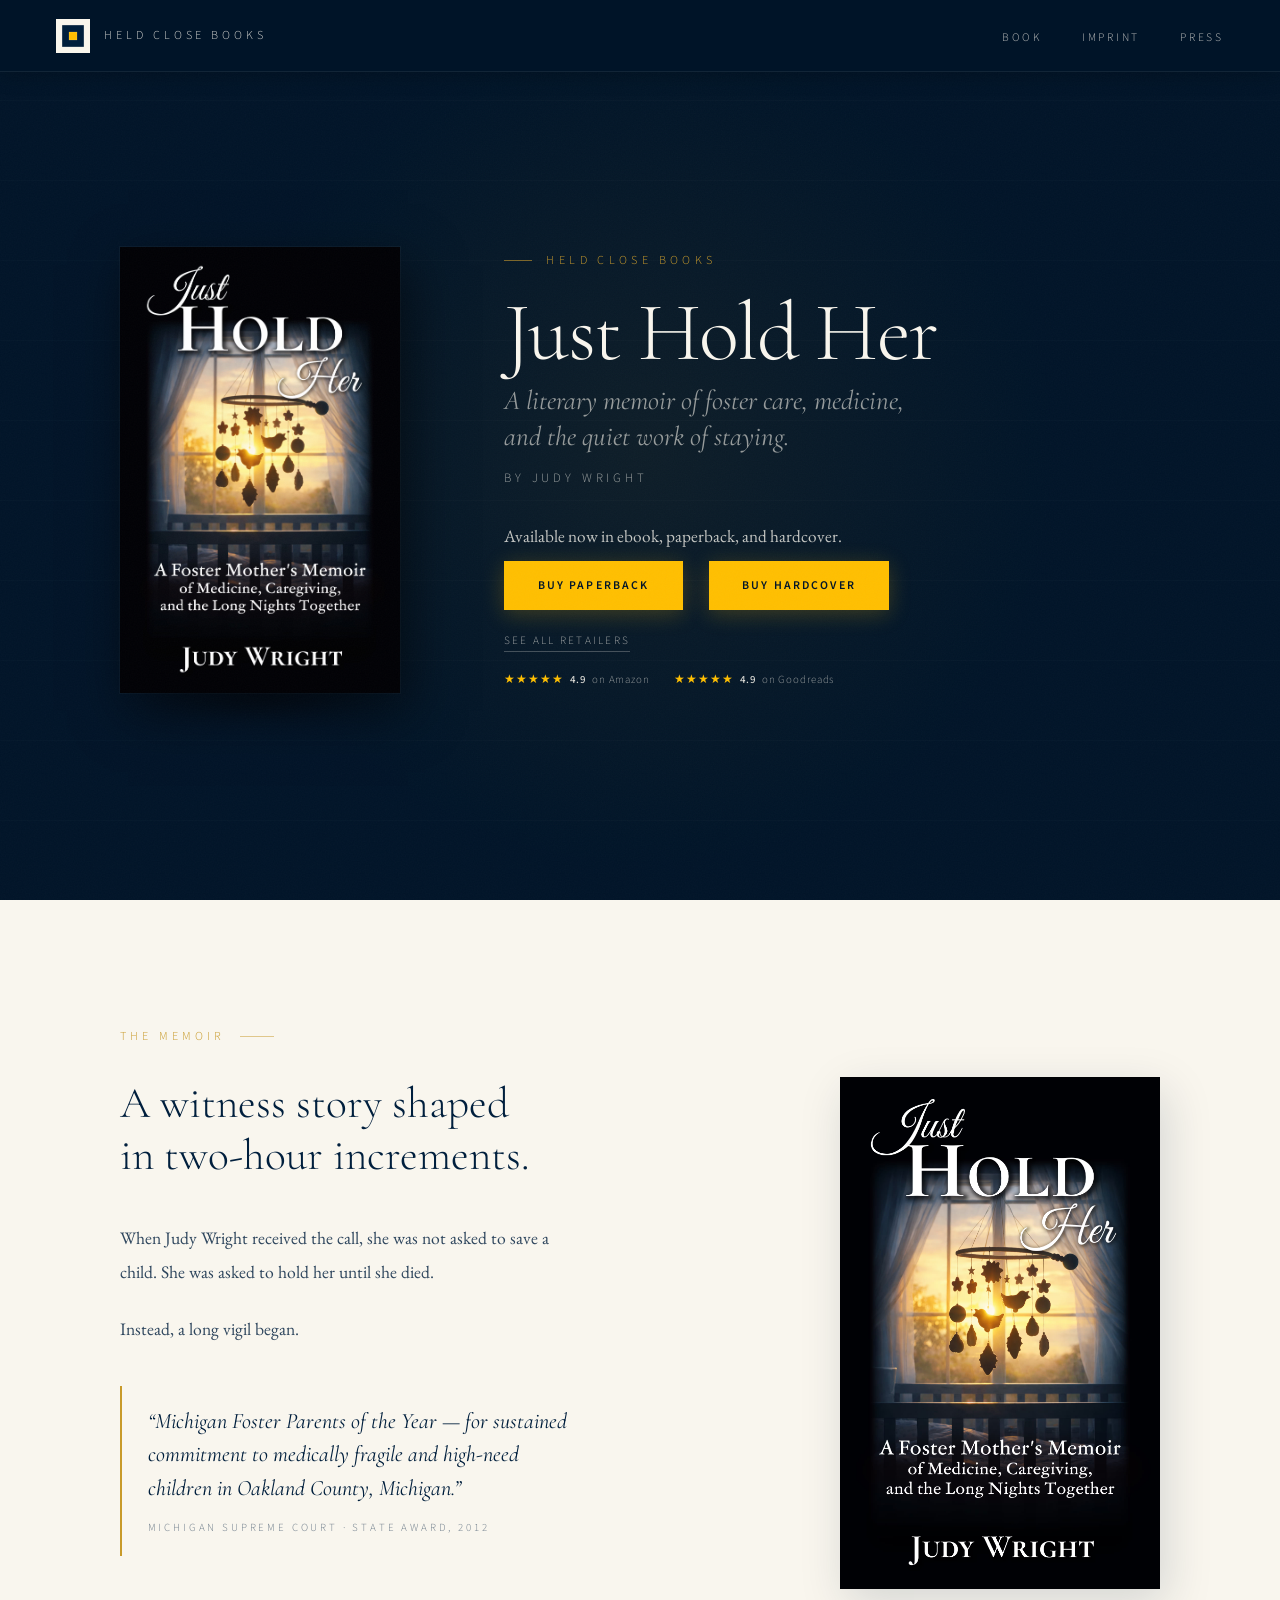
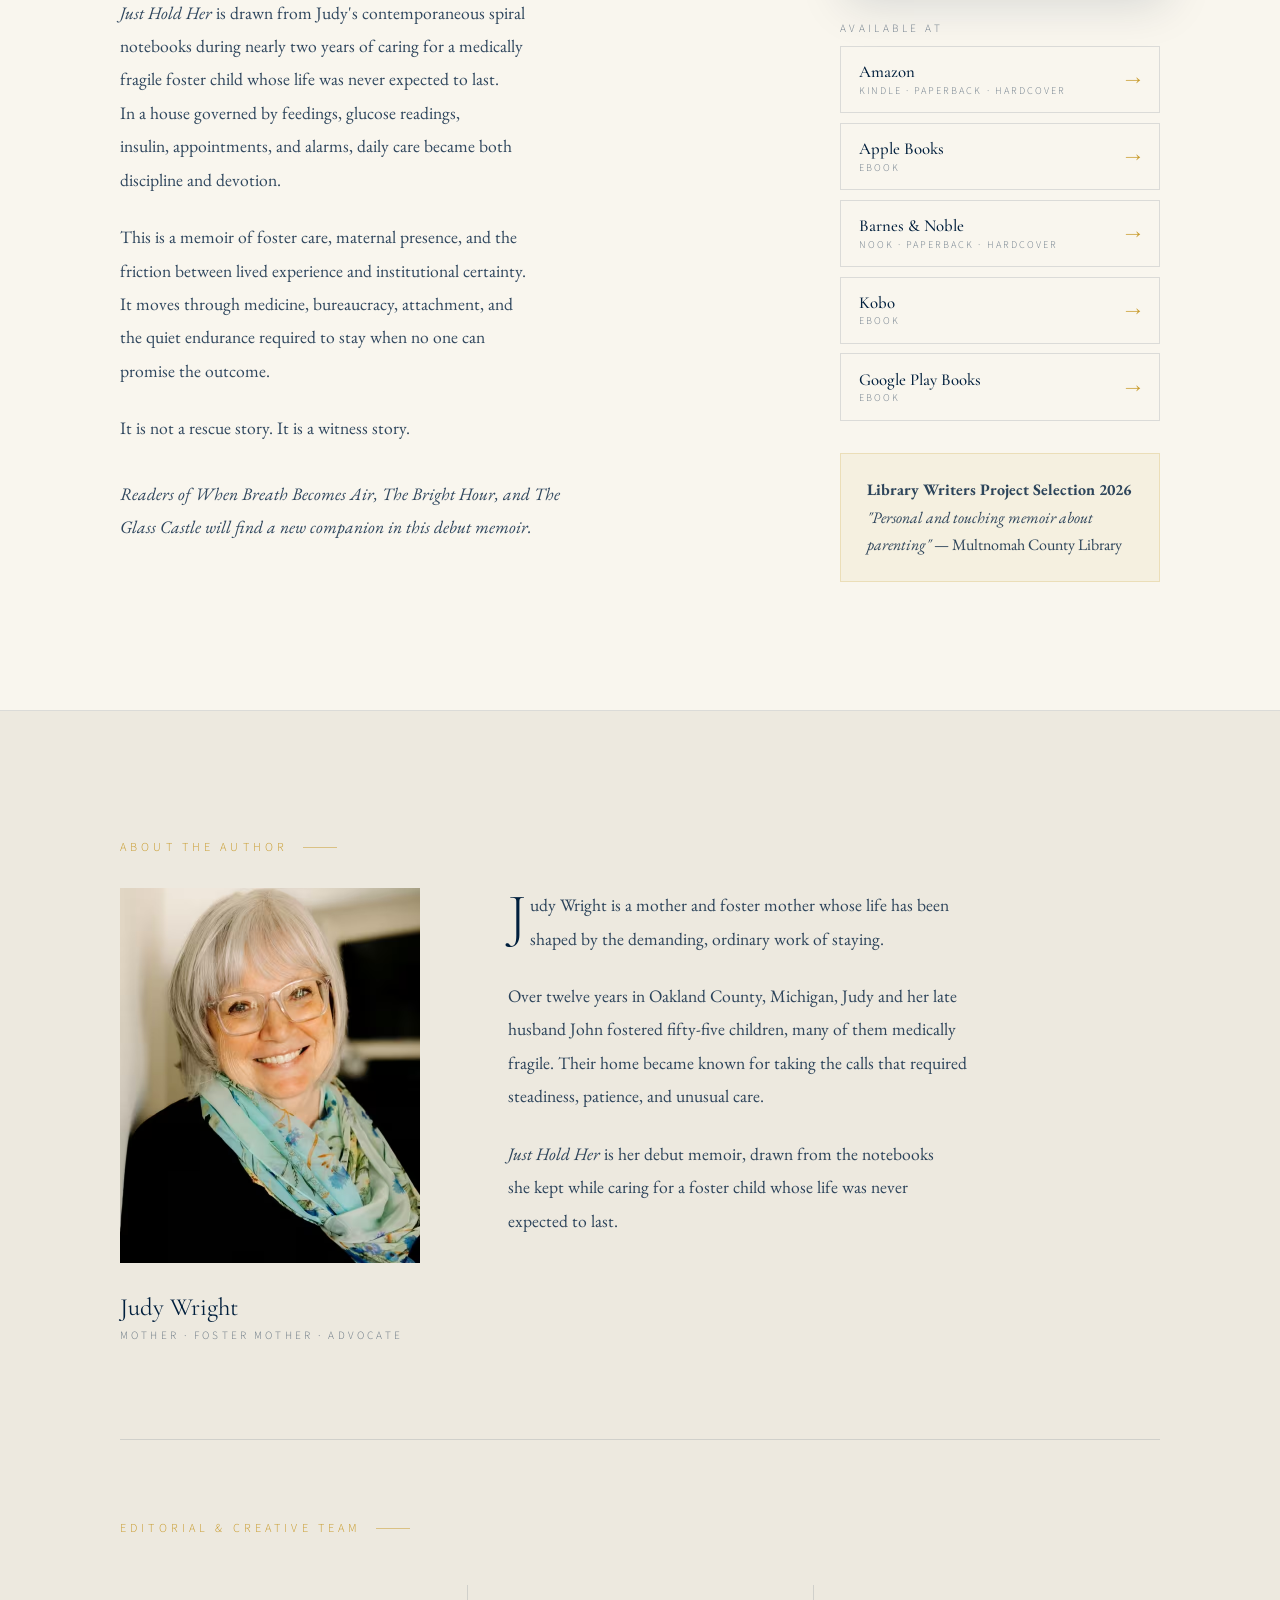
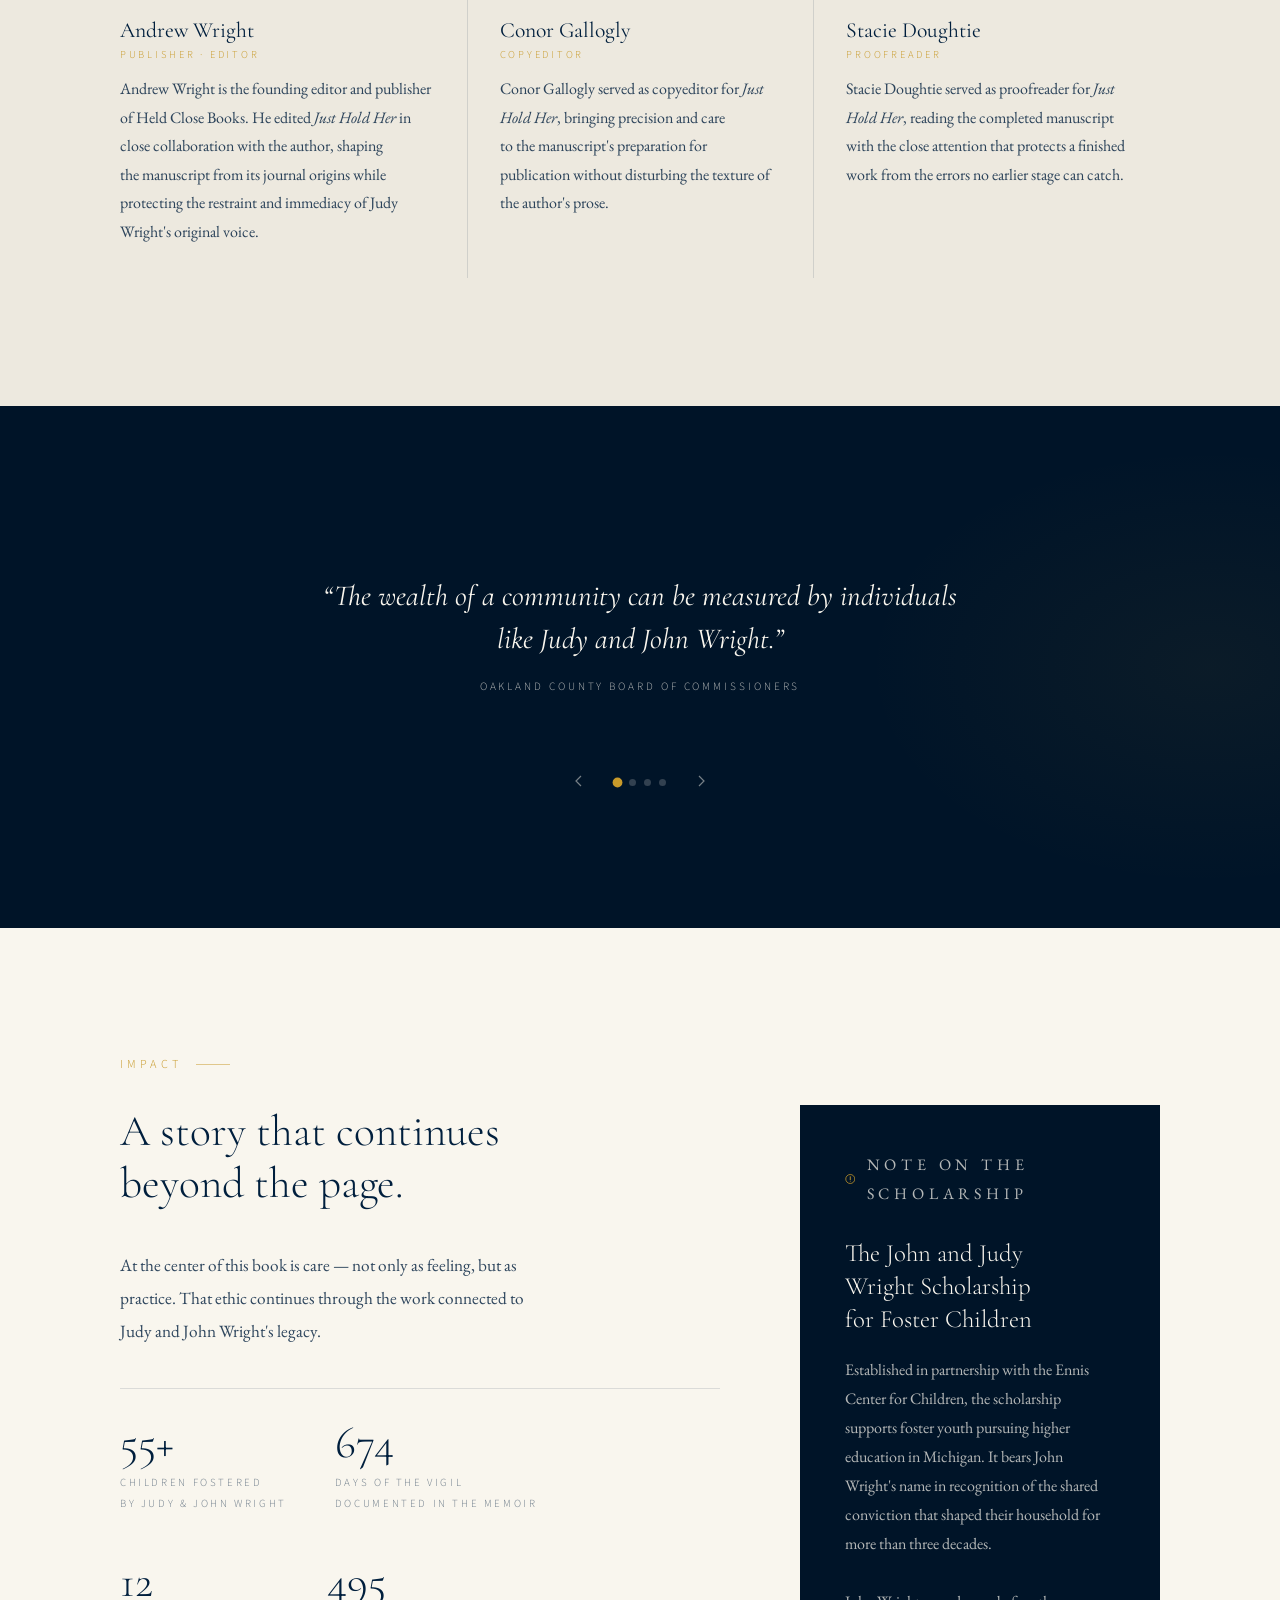
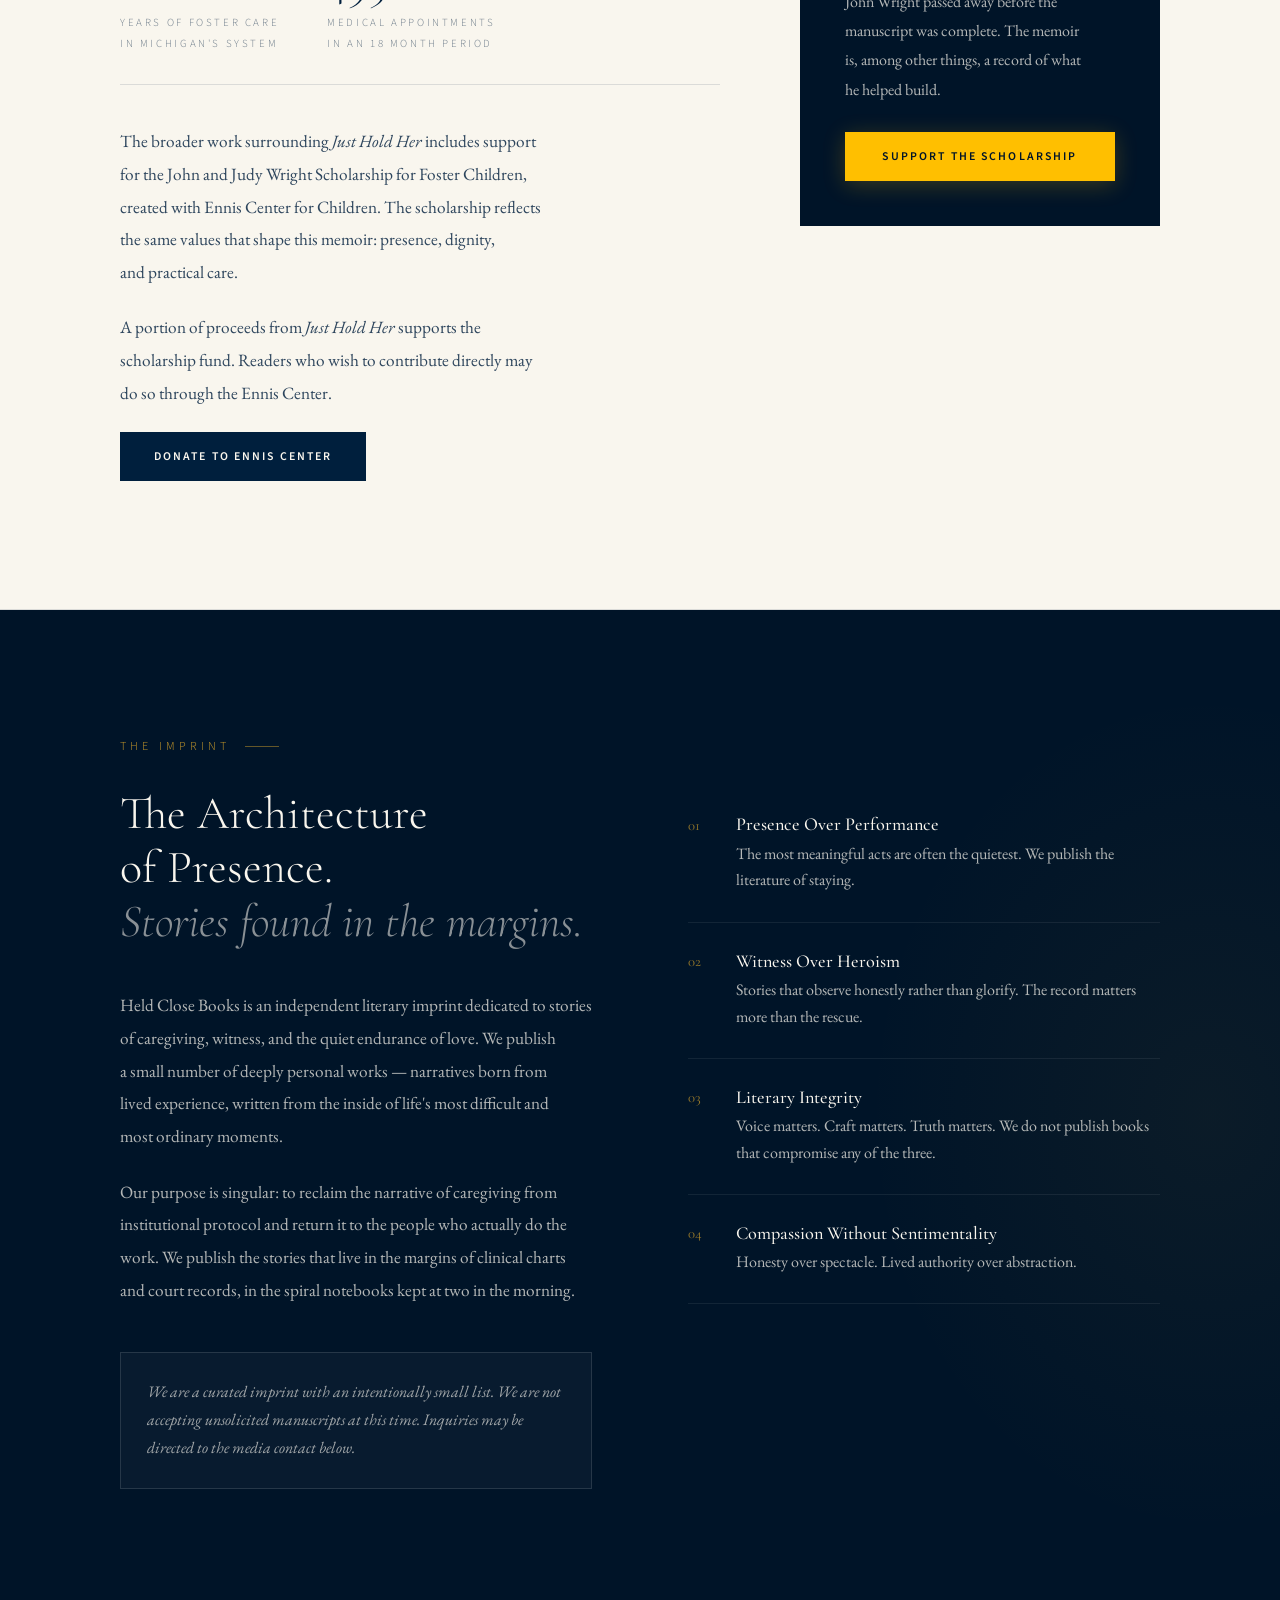
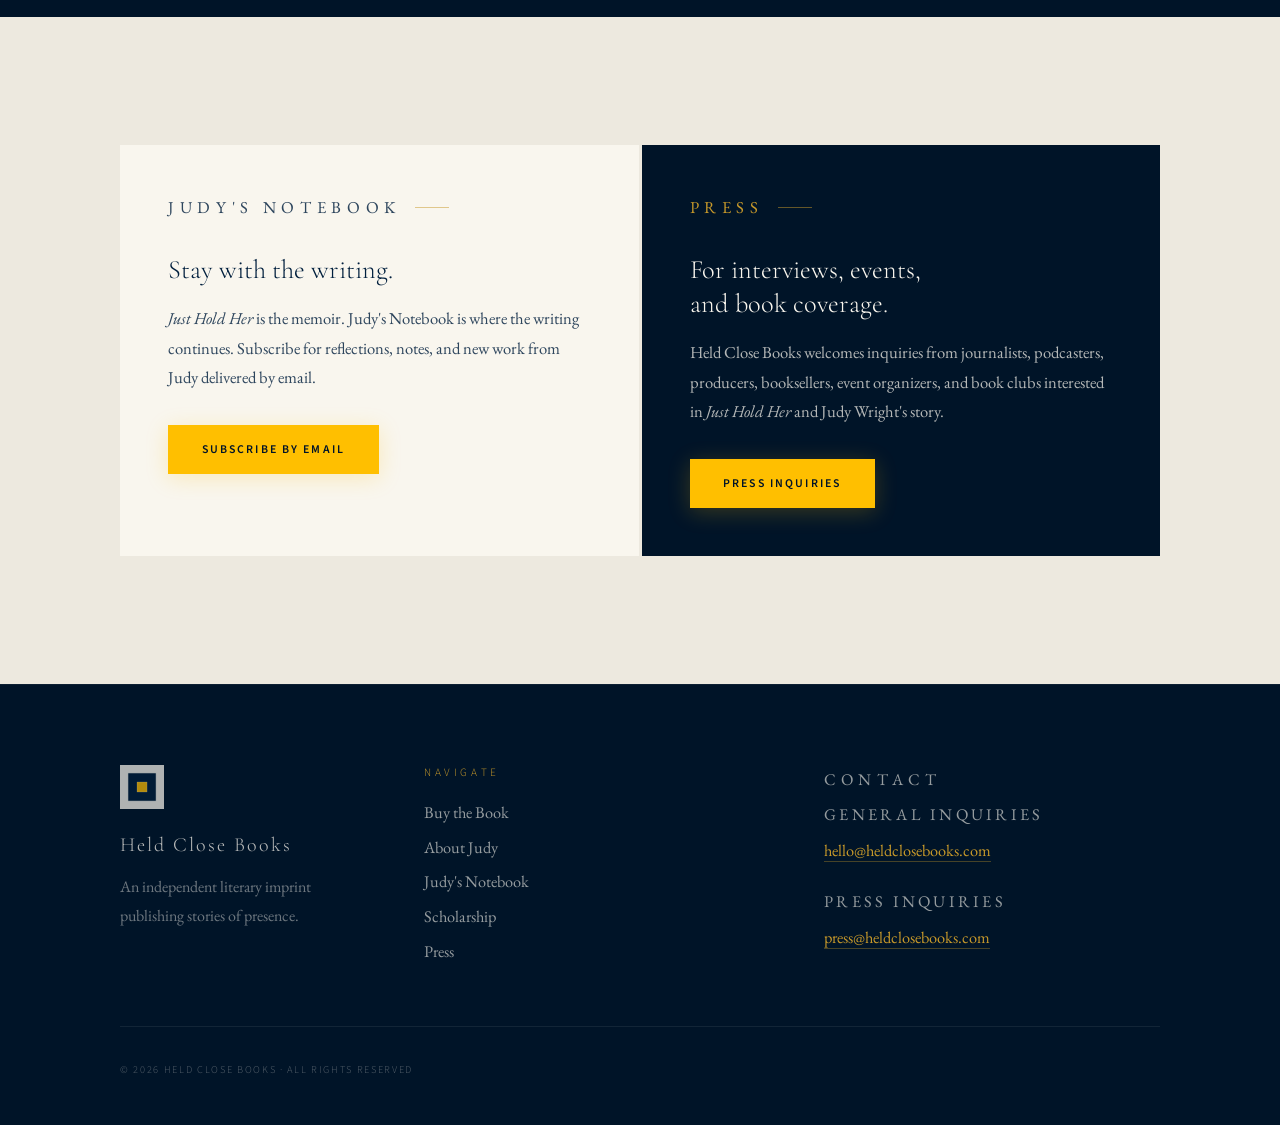
<file: index.html>
<!DOCTYPE html>
<html lang="en" class="no-js">
<head>
  <meta charset="UTF-8" />
  <meta name="viewport" content="width=device-width, initial-scale=1.0" />
  <title>Held Close Books | Just Hold Her by Judy Wright</title>
  <meta name="description" content="Held Close Books presents Just Hold Her by Judy Wright, a literary memoir of foster care, medicine, caregiving, and the long nights of staying. Ebook available now. Print editions available for preorder, shipping June 1." />
  <link rel="canonical" href="https://heldclosebooks.com/" />
  <meta name="theme-color" content="#001428" />

  <!-- Open Graph -->
  <meta property="og:type"        content="website" />
  <meta property="og:site_name"   content="Held Close Books" />
  <meta property="og:url"         content="https://heldclosebooks.com/" />
  <meta property="og:title"       content="Just Hold Her by Judy Wright | Held Close Books" />
  <meta property="og:description" content="A foster mother's memoir of medicine, caregiving, and the long nights together. Ebook available now. Print editions available for preorder, shipping June 1." />
  <meta property="og:image"       content="https://heldclosebooks.com/img/just-hold-her_book_cover.png" />
  <meta property="og:image:width"  content="800" />
  <meta property="og:image:height" content="1280" />
  <meta property="og:image:alt"    content="Book cover of Just Hold Her by Judy Wright" />

  <!-- Twitter / X Card -->
  <meta name="twitter:card"        content="summary_large_image" />
  <meta name="twitter:title"       content="Just Hold Her by Judy Wright | Held Close Books" />
  <meta name="twitter:description" content="A foster mother's memoir of medicine, caregiving, and the long nights together. Ebook available now. Print editions available for preorder, shipping June 1." />
  <meta name="twitter:image"       content="https://heldclosebooks.com/img/just-hold-her_book_cover.png" />
  <meta name="twitter:image:alt"   content="Book cover of Just Hold Her by Judy Wright" />

  <link rel="icon" href="img/favicon.ico" type="image/x-icon" />
  <link rel="preload" as="image" href="img/just-hold-her_book_cover.avif" type="image/avif" />
  <link rel="preconnect" href="https://fonts.googleapis.com" />
  <link rel="preconnect" href="https://fonts.gstatic.com" crossorigin />
  <link href="https://fonts.googleapis.com/css2?family=Cormorant+Garamond:ital,wght@0,300;0,400;0,500;0,600;1,300;1,400;1,500&family=EB+Garamond:ital,wght@0,400;0,500;1,400;1,500&family=Source+Sans+3:wght@300;400;600&display=swap" rel="stylesheet" />

  <link rel="stylesheet" href="styles.css" />
  
  <script type="application/ld+json">
  {
    "@context": "https://schema.org",
    "@graph": [
      {
        "@type": "Organization",
        "@id": "https://heldclosebooks.com/#publisher",
        "name": "Held Close Books",
        "url": "https://heldclosebooks.com",
        "logo": { "@type": "ImageObject", "url": "https://heldclosebooks.com/img/held-close-books_logo.png" },
        "description": "An independent literary imprint devoted to stories of caregiving, witness, and staying."
      },
      {
        "@type": "Book",
        "@id": "https://heldclosebooks.com/#book",
        "name": "Just Hold Her",
        "alternativeHeadline": "A Foster Mother's Memoir of Medicine, Caregiving, and the Long Nights Together",
        "author": { "@type": "Person", "name": "Judy Wright" },
        "publisher": { "@id": "https://heldclosebooks.com/#publisher" },
        "bookFormat": ["EBook", "Paperback", "Hardcover"],
        "datePublished": "2026-04-15",
        "genre": ["Memoir", "Biography", "Caregiving", "Literary Nonfiction"],
        "inLanguage": "en",
        "image": "https://heldclosebooks.com/img/just-hold-her_book_cover.png",
        "url": "https://www.amazon.com/dp/B0GRKVF8MV",
        "offers": [
          { "@type": "Offer", "name": "Ebook", "availability": "https://schema.org/InStock", "url": "https://www.amazon.com/dp/B0GRKVF8MV" },
          { "@type": "Offer", "name": "Paperback", "availability": "https://schema.org/PreOrder", "availabilityStarts": "2026-06-01" },
          { "@type": "Offer", "name": "Hardcover", "availability": "https://schema.org/PreOrder", "availabilityStarts": "2026-06-01" }
        ]
      }
    ]
  }
  </script>
<!-- Google tag (gtag.js) -->
  <script async src="https://www.googletagmanager.com/gtag/js?id=G-7Z3TE5SCCS"></script>
  <script>
    window.dataLayer = window.dataLayer || [];
    function gtag(){dataLayer.push(arguments);}
    gtag('js', new Date());

    gtag('config', 'G-7Z3TE5SCCS');
  </script>
</head>
<body>
<script>document.documentElement.classList.remove('no-js')</script>

<a href="#main-content" class="skip-link">Skip to main content</a>

<!-- NAV -->
<nav id="nav" aria-label="Site navigation">
  <a href="/" class="nav-brand" aria-label="Held Close Books home">
    <div class="nav-logo">
      <picture>
        <source srcset="img/held-close-books_logo.avif" type="image/avif">
        <source srcset="img/held-close-books_logo.webp" type="image/webp">
        <img src="img/held-close-books_logo.png" alt="" width="34" height="34" aria-hidden="true">
      </picture>
    </div>
    <span class="nav-wordmark">Held Close Books</span>
  </a>
  <ul class="nav-links" id="navlinks">
    <li><a href="#book">Book</a></li>
    <!--li><a href="#author">Judy Wright</a></li-->
    <!--li><a href="#impact">Impact</a></li-->
    <li><a href="#imprint">Imprint</a></li>
    <!--li><a href="#notebook">Notebook</a></li-->
    <li><a href="#press">Press</a></li>
    <!--li><a href="https://www.amazon.com/dp/B0GRKVF8MV" target="_blank" rel="noopener noreferrer" class="nav-cta">Buy Ebook</a></li-->
  </ul>
  <button class="nav-burger" id="navburger" aria-expanded="false" aria-controls="navlinks" aria-label="Toggle navigation menu">
    <svg width="22" height="16" viewBox="0 0 22 16" fill="none" aria-hidden="true">
      <line x1="0" y1="2" x2="22" y2="2" stroke="currentColor" stroke-width="1.5"/>
      <line x1="0" y1="14" x2="22" y2="14" stroke="currentColor" stroke-width="1.5"/>
    </svg>
  </button>
</nav>

<!-- ═══════════════════════ HERO ═══════════════════════ -->
<main id="main-content">
<section class="hero" aria-label="Just Hold Her — now available">
  <div class="hero-glow" aria-hidden="true"></div>
  <div class="hero-lines" aria-hidden="true"></div>
  <div class="hero-inner">
    <div class="hero-cover-wrap">
      <div class="hero-cover-shadow" aria-hidden="true"></div>
      <picture>
        <source srcset="img/just-hold-her_book_cover.avif" type="image/avif">
        <source srcset="img/just-hold-her_book_cover.webp" type="image/webp">
        <img src="img/just-hold-her_book_cover.png" alt="Book cover of Just Hold Her by Judy Wright" width="280" height="448">
      </picture>
    </div>
    <div class="hero-text">
      <p class="hero-eyebrow">Held Close Books</p>
      <h1 class="hero-title">Just Hold Her</h1>
      <p class="hero-subtitle">A literary memoir of foster care, medicine, and the quiet work of&nbsp;staying.</p>
      <p class="hero-byline">by Judy Wright</p>
      <p class="hero-availability">
        Available now in ebook, paperback, and hardcover.
      </p>
      
      <div class="hero-ctas" aria-label="Purchase options">
        <a
          href="https://shop.ingramspark.com/b/084?params=CZnO7pdV09ct8MkGZOAiZYkIEOkM151cJpvMnMT7nQG"
          target="_blank"
          rel="noopener noreferrer"
          class="btn btn-gold"
        >Buy Paperback</a>
      
        <a
          href="https://shop.ingramspark.com/b/084?params=67CsnvzLZlPMxv2UCuLAdNgVo7tFGI3yq91dV0RBNji"
          target="_blank"
          rel="noopener noreferrer"
          class="btn btn-gold"
        >Buy Hardcover</a>
      </div>
      
      <p class="hero-retailer-note">
        <a href="#book">See all retailers</a>
      </p>
      
      <p class="hero-ratings" aria-label="Reader ratings">
        <span>
          <span class="stars" aria-hidden="true">★★★★★</span>
          <strong>4.9</strong> on Amazon
        </span>
        <span>
          <span class="stars" aria-hidden="true">★★★★★</span>
          <strong>4.9</strong> on Goodreads
        </span>
      </p>
    </div>
  </div>
</section>

<!-- ═══════════════════════ BOOK ═══════════════════════ -->
<section id="book" class="section">
  <div class="container">
    <p class="eyebrow js-fade">The Memoir</p>
    <div class="book-grid js-fade d1">
      <div class="book-body">
        <h2 class="section-heading">A witness story shaped in two-hour&nbsp;increments.</h2>
        <p>When Judy Wright received the call, she was not asked to save a child. She was asked to hold her until she&nbsp;died.</p>
        <p>Instead, a long vigil&nbsp;began.</p>
        <div class="book-pull">
          &ldquo;Michigan Foster Parents of the Year — for sustained commitment to medically fragile and high-need children in Oakland County,&nbsp;Michigan.&rdquo;
          <cite>Michigan Supreme Court · State Award,&nbsp;2012</cite>
        </div>
        <p><em>Just Hold Her</em> is drawn from Judy's contemporaneous spiral notebooks during nearly two years of caring for a medically fragile foster child whose life was never expected to&nbsp;last. In a house governed by feedings, glucose readings, insulin, appointments, and alarms, daily care became both discipline and&nbsp;devotion.</p>
        <p>This is a memoir of foster care, maternal presence, and the friction between lived experience and institutional certainty. It moves through medicine, bureaucracy, attachment, and the quiet endurance required to stay when no one can promise the&nbsp;outcome.</p>
        <p>It is not a rescue story. It is a witness&nbsp;story.</p>
        <p class="book-comp">Readers of <em>When Breath Becomes Air</em>, <em>The Bright Hour</em>, and <em>The Glass Castle</em> will find a new companion in this debut&nbsp;memoir.</p>
      </div>
      <aside class="book-sidebar js-fade d2">
        <picture>
          <source srcset="img/just-hold-her_book_cover.avif" type="image/avif">
          <img src="img/just-hold-her_book_cover.png" alt="Just Hold Her cover" class="book-sidebar-cover" width="320" height="512">
        </picture>
        <div>
          <p class="retailers-label">Available At</p>
          <div class="retailers">
            <a href="https://www.amazon.com/dp/B0GRKVF8MV" target="_blank" rel="noopener noreferrer" class="retailer">
              <span><span class="retailer-name">Amazon</span><span class="retailer-fmt">Kindle · Paperback · Hardcover</span></span>
              <span class="retailer-arr" aria-hidden="true">→</span>
            </a>
            <a href="https://books.apple.com/us/book/just-hold-her/id6760304846" target="_blank" rel="noopener noreferrer" class="retailer">
              <span><span class="retailer-name">Apple Books</span><span class="retailer-fmt">Ebook</span></span>
              <span class="retailer-arr" aria-hidden="true">→</span>
            </a>
            <a href="https://www.barnesandnoble.com/w/just-hold-her-judy-wright/1149657455" target="_blank" rel="noopener noreferrer" class="retailer">
              <span><span class="retailer-name">Barnes &amp; Noble</span><span class="retailer-fmt">Nook · Paperback · Hardcover</span></span>
              <span class="retailer-arr" aria-hidden="true">→</span>
            </a>
            <a href="https://www.kobo.com/us/en/ebook/just-hold-her" target="_blank" rel="noopener noreferrer" class="retailer">
              <span><span class="retailer-name">Kobo</span><span class="retailer-fmt">Ebook</span></span>
              <span class="retailer-arr" aria-hidden="true">→</span>
            </a>
            <a href="https://play.google.com/store/books/details?id=YR3IEQAAQBAJ&rdid=book-YR3IEQAAQBAJ" target="_blank" rel="noopener noreferrer" class="retailer">
              <span><span class="retailer-name">Google Play Books</span><span class="retailer-fmt">Ebook</span></span>
              <span class="retailer-arr" aria-hidden="true">→</span>
            </a>
          </div>
        </div>
        <div class="golden-note">
          <p><strong>Library Writers Project Selection 2026</strong> <br/> <em>"Personal and touching memoir about parenting"</em> — Multnomah County Library</p>
        </div>
      </aside>
    </div>
  </div>
</section>

<hr class="divider" aria-hidden="true" />

<!-- ═══════════════════════ AUTHOR ═══════════════════════ -->
<section id="author" class="section section--bone-dark">
  <div class="container">
    <p class="eyebrow js-fade">About the Author</p>
    <div class="author-grid js-fade d1">
      <aside class="author-sidebar">
        <div class="author-photo">
          <picture>
            <source srcset="img/judy-wright-headshot/judy-wright-headshot-2-B-600x900.avif" type="image/avif">
            <source srcset="img/judy-wright-headshot/judy-wright-headshot-2-B-600x900.webp" type="image/webp">
            <img src="img/judy-wright-headshot/judy-wright-headshot-2-B-600x900.jpeg"
                 alt="Judy Wright, author of Just Hold Her"
                 width="600" height="900">
          </picture>
        </div>
        <p class="author-name">Judy Wright</p>
        <p class="author-role">Mother · Foster Mother · Advocate</p>
      </aside>
      <div class="author-body">
        <p>Judy Wright is a mother and foster mother whose life has been shaped by the demanding, ordinary work of&nbsp;staying.</p>
        <p>Over twelve years in Oakland County, Michigan, Judy and her late husband John fostered fifty-five children, many of them medically fragile. Their home became known for taking the calls that required steadiness, patience, and unusual&nbsp;care.</p>
        <p><em>Just Hold Her</em> is her debut memoir, drawn from the notebooks she kept while caring for a foster child whose life was never expected to&nbsp;last.</p>

        <!--div class="awards">
          <h3 class="awards-heading">Recognition &amp; Legacy</h3>
          <dl class="awards-list">
            <div class="award">
              <dt>Foster Parents of the&nbsp;Year</dt>
              <dd class="award-org">Michigan Supreme Court · 2012</dd>
            </div>
            <div class="award">
              <dt>Foster Parents of the&nbsp;Year</dt>
              <dd class="award-org">Oakland County · 2012</dd>
            </div>
            <div class="award">
              <dt>Proclamation Honoring Judy and John&nbsp;Wright</dt>
              <dd class="award-org">Oakland County Board of Commissioners · 2013</dd>
            </div>
            <div class="award">
              <dt>Award for Commitment to&nbsp;Children</dt>
              <dd class="award-org">Honorable Joan E. Young · Circle of Light · 2012</dd>
            </div>
            <div class="award">
              <dt>John &amp; Judy Wright&nbsp;Scholarship</dt>
              <dd class="award-org">Ennis Center for Children</dd>
            </div>
          </dl>
      </div-->
      </div>
    </div>

    <!-- TEAM -->
    <div class="contributors js-fade d2">
      <p class="eyebrow">Editorial &amp; Creative Team</p>
      <div class="contrib-grid">
        <div class="contrib">
          <p class="contrib-name">Andrew Wright</p>
          <p class="contrib-role">Publisher · Editor</p>
          <p class="contrib-bio">Andrew Wright is the founding editor and publisher of Held Close Books. He edited <em>Just Hold Her</em> in close collaboration with the author, shaping the manuscript from its journal origins while protecting the restraint and immediacy of Judy Wright's original&nbsp;voice.</p>
        </div>
        <div class="contrib">
          <p class="contrib-name">Conor Gallogly</p>
          <p class="contrib-role">Copyeditor</p>
          <p class="contrib-bio">Conor Gallogly served as copyeditor for <em>Just Hold Her</em>, bringing precision and care to the manuscript's preparation for publication without disturbing the texture of the author's&nbsp;prose.</p>
        </div>
        <div class="contrib">
          <p class="contrib-name">Stacie Doughtie</p>
          <p class="contrib-role">Proofreader</p>
          <p class="contrib-bio">Stacie Doughtie served as proofreader for <em>Just Hold Her</em>, reading the completed manuscript with the close attention that protects a finished work from the errors no earlier stage can&nbsp;catch.</p>
        </div>
      </div>
    </div>
  </div>
</section>

<!-- ═══════════════════ PRAISE (NAVY) ═══════════════════ -->
<section id="praise" class="section section--navy" aria-label="Praise for Judy and John Wright">
  <div class="container">
    <div class="rotator js-fade" aria-roledescription="carousel" aria-label="Praise quotes">
      <div class="rotator-stage" aria-live="polite">
        <blockquote class="rotator-slide rotator-slide--active" role="group" aria-label="Quote 1 of 4">
          <p>&ldquo;The wealth of a community can be measured by individuals like Judy and John&nbsp;Wright.&rdquo;</p>
          <cite>Oakland County Board of&nbsp;Commissioners</cite>
        </blockquote>
        <blockquote class="rotator-slide" role="group" aria-label="Quote 2 of 4">
          <p>&ldquo;It was noted in the nomination form that for this one child they attended 495 medical appointments in an 18-month time&nbsp;period.&rdquo;</p>
          <cite>Chuck Ludwig, Director of CARE&nbsp;House</cite>
        </blockquote>
        <blockquote class="rotator-slide" role="group" aria-label="Quote 3 of 4">
          <p>&ldquo;The foster family will stop at nothing to make sure the children placed in their home receive the utmost care and&nbsp;love.&rdquo;</p>
          <cite>Ennis Center for&nbsp;Children</cite>
        </blockquote>
        <blockquote class="rotator-slide" role="group" aria-label="Quote 4 of 4">
          <p>&ldquo;When others had given up, the Wrights did&nbsp;not.&rdquo;</p>
          <cite>Oakland County Board of&nbsp;Commissioners</cite>
        </blockquote>
      </div>
      <div class="rotator-controls">
        <button class="rotator-btn rotator-btn--prev" aria-label="Previous quote">
          <svg width="18" height="18" viewBox="0 0 18 18" fill="none" aria-hidden="true"><path d="M11 4L6 9l5 5" stroke="currentColor" stroke-width="1.2"/></svg>
        </button>
        <div class="rotator-dots" role="tablist" aria-label="Select quote">
          <button class="rotator-dot rotator-dot--active" role="tab" aria-selected="true" aria-label="Quote 1"></button>
          <button class="rotator-dot" role="tab" aria-selected="false" aria-label="Quote 2"></button>
          <button class="rotator-dot" role="tab" aria-selected="false" aria-label="Quote 3"></button>
          <button class="rotator-dot" role="tab" aria-selected="false" aria-label="Quote 4"></button>
        </div>
        <button class="rotator-btn rotator-btn--next" aria-label="Next quote">
          <svg width="18" height="18" viewBox="0 0 18 18" fill="none" aria-hidden="true"><path d="M7 4l5 5-5 5" stroke="currentColor" stroke-width="1.2"/></svg>
        </button>
      </div>
    </div>
  </div>
</section>

<!-- ═══════════════════════ IMPACT ═══════════════════════ -->
<section id="impact" class="section">
  <div class="container">
    <p class="eyebrow js-fade">Impact</p>
    <div class="impact-grid js-fade d1">
      <div class="impact-body">
        <h2 class="section-heading">A story that continues beyond the&nbsp;page.</h2>
        <p>At the center of this book is care — not only as feeling, but as practice. That ethic continues through the work connected to Judy and John Wright's&nbsp;legacy.</p>
        <div class="stats">
          <div><span class="stat-num">55+</span><span class="stat-lbl">Children fostered<br>by Judy &amp; John Wright</span></div>
          <div><span class="stat-num">674</span><span class="stat-lbl">Days of the vigil<br>documented in the memoir</span></div>
          <div><span class="stat-num">12</span><span class="stat-lbl">Years of foster care<br>in Michigan's system</span></div>
          <div><span class="stat-num">495</span><span class="stat-lbl">Medical appointments<br>in an 18 month period</span></div>

        </div>
        <p>The broader work surrounding <em>Just Hold Her</em> includes support for the John and Judy Wright Scholarship for Foster Children, created with Ennis Center for Children. The scholarship reflects the same values that shape this memoir: presence, dignity, and practical&nbsp;care.</p>
        <p>A portion of proceeds from <em>Just Hold Her</em> supports the scholarship fund. Readers who wish to contribute directly may do so through the Ennis&nbsp;Center.</p>
        <a href="https://www.enniscenter.org" target="_blank" rel="noopener noreferrer" class="btn btn-navy">Donate to Ennis Center</a>
      </div>
      <aside class="scholarship js-fade d2">
        <p class="schol-label">
          <svg width="14" height="14" viewBox="0 0 14 14" fill="none" aria-hidden="true">
            <circle cx="7" cy="7" r="6" stroke="#C89A2A" stroke-width="1"/>
            <line x1="7" y1="4" x2="7" y2="8" stroke="#C89A2A" stroke-width="1.2" stroke-linecap="round"/>
            <circle cx="7" cy="10" r=".6" fill="#C89A2A"/>
          </svg>
          Note on the Scholarship
        </p>
        <h3>The John and Judy Wright Scholarship for Foster&nbsp;Children</h3>
        <p>Established in partnership with the Ennis Center for Children, the scholarship supports foster youth pursuing higher education in Michigan. It bears John Wright's name in recognition of the shared conviction that shaped their household for more than three&nbsp;decades.</p>
        <p>John Wright passed away before the manuscript was complete. The memoir is, among other things, a record of what he helped&nbsp;build.</p>
        <a href="http://jjwrightscholarship.com" target="_blank" rel="noopener noreferrer" class="btn btn-gold btn--full">Support the Scholarship</a>
      </aside>
    </div>
  </div>
</section>

<hr class="divider" aria-hidden="true" />

<!-- ═══════════════════════ IMPRINT ═══════════════════════ -->
<section id="imprint" class="section section--navy">
  <div class="container">
    <div class="imprint-wrap">
      <div class="js-fade">
        <p class="eyebrow">The Imprint</p>
        <h2 class="imprint-h2">The Architecture<br>of Presence.<br><em>Stories found in the&nbsp;margins.</em></h2>
        <div class="imprint-body">
          <p>Held Close Books is an independent literary imprint dedicated to stories of caregiving, witness, and the quiet endurance of&nbsp;love. We publish a small number of deeply personal works — narratives born from lived experience, written from the inside of life's most difficult and most ordinary&nbsp;moments.</p>
          <p>Our purpose is singular: to reclaim the narrative of caregiving from institutional protocol and return it to the people who actually do the work. We publish the stories that live in the margins of clinical charts and court records, in the spiral notebooks kept at two in the&nbsp;morning.</p>
        </div>
        <div class="imprint-note">
          <p>We are a curated imprint with an intentionally small list. We are not accepting unsolicited manuscripts at this time. Inquiries may be directed to the media contact&nbsp;below.</p>
        </div>
      </div>
      <div class="values-col js-fade d1">
        <div class="value-row">
          <span class="value-n">01</span>
          <div><strong class="value-title">Presence Over Performance</strong><span class="value-desc">The most meaningful acts are often the quietest. We publish the literature of&nbsp;staying.</span></div>
        </div>
        <div class="value-row">
          <span class="value-n">02</span>
          <div><strong class="value-title">Witness Over Heroism</strong><span class="value-desc">Stories that observe honestly rather than glorify. The record matters more than the&nbsp;rescue.</span></div>
        </div>
        <div class="value-row">
          <span class="value-n">03</span>
          <div><strong class="value-title">Literary Integrity</strong><span class="value-desc">Voice matters. Craft matters. Truth matters. We do not publish books that compromise any of the&nbsp;three.</span></div>
        </div>
        <div class="value-row">
          <span class="value-n">04</span>
          <div><strong class="value-title">Compassion Without Sentimentality</strong><span class="value-desc">Honesty over spectacle. Lived authority over&nbsp;abstraction.</span></div>
        </div>
      </div>
    </div>
  </div>
</section>

<!-- ═══════════════════ NOTEBOOK & PRESS ═══════════════════ -->
<section class="section section--bone-dark" aria-label="Newsletter and press">
  <div class="container">
    <div class="cards-grid js-fade">
      <div class="card" id="notebook">
        <p class="eyebrow">Judy's Notebook</p>
        <h3 class="card-heading">Stay with the&nbsp;writing.</h3>
        <p><em>Just Hold Her</em> is the memoir. Judy's Notebook is where the writing continues. Subscribe for reflections, notes, and new work from Judy delivered by&nbsp;email.</p>
        <a href="https://substack.com/@judywrightauthor" target="_blank" rel="noopener noreferrer" class="btn btn-gold">Subscribe by Email</a>
      </div>
      <div class="card card--dark" id="press">
        <p class="eyebrow">Press</p>
        <h3 class="card-heading">For interviews, events, and book&nbsp;coverage.</h3>
        <p>Held Close Books welcomes inquiries from journalists, podcasters, producers, booksellers, event organizers, and book clubs interested in <em>Just Hold Her</em> and Judy Wright's&nbsp;story.</p>
        <a href="mailto:press@heldclosebooks.com" class="btn btn-gold">Press Inquiries</a>
      </div>
    </div>
  </div>
</section>

</main>

<!-- FOOTER -->
<footer>
  <div class="container">
    <div class="footer-grid">
      <div class="footer-brand">
        <a href="/" class="footer-logo-link" aria-label="Held Close Books home">
          <picture>
            <source srcset="img/held-close-books_logo.avif" type="image/avif">
            <source srcset="img/held-close-books_logo.webp" type="image/webp">
            <img src="img/held-close-books_logo.png" alt="" width="44" height="44" class="footer-logo" aria-hidden="true">
          </picture>
        </a>
        <p class="footer-brand-name">Held Close Books</p>
        <p class="footer-tagline">An independent literary imprint publishing stories of presence.</p>
      </div>
      <div>
        <p class="footer-col-title">Navigate</p>
        <ul class="footer-links">
          <li><a href="https://www.amazon.com/dp/B0GRKVF8MV" target="_blank" rel="noopener noreferrer">Buy the Book</a></li>
          <li><a href="#author">About Judy</a></li>
          <li><a href="#notebook">Judy's Notebook</a></li>
          <li><a href="#impact">Scholarship</a></li>
          <li><a href="#press">Press</a></li>
        </ul>
      </div>
      <div class="footer-contact">
        <p class="footer-col-title">Contact</p>
        <p class="footer-contact-label">General inquiries</p>
        <p><a href="mailto:hello@heldclosebooks.com">hello@heldclosebooks.com</a></p>
        <p class="footer-contact-label footer-contact-label--spaced">Press inquiries</p>
        <p><a href="mailto:press@heldclosebooks.com">press@heldclosebooks.com</a></p>
      </div>
    </div>
    <div class="footer-bottom">
      <p class="footer-legal">&copy; <span class="footer-year">2026</span> Held Close Books &middot; All rights reserved</p>
      <!--p class="footer-closing">The story lives in the book. The writing continues&nbsp;here.</p-->
    </div>
  </div>
</footer>

<script src="script.js"></script>
</body>
</html>
</file>
<file: styles.css>
/* ─── RESET ─── */
*,*::before,*::after{box-sizing:border-box;margin:0;padding:0}
img{display:block;max-width:100%}

/* ─── TOKENS ─── */
:root{
  --bone:      #F9F6EE;
  --bone-dark: #EDE9DF;
  --navy:      #001428;
  --navy-mid:  #001F3D;
  --amber:     #C89A2A;
  --gold:      #FFBF00;

  --txt:       rgba(0,31,61,.82);
  --txt-mid:   rgba(0,31,61,.56);
  --rule:      rgba(0,31,61,.12);

  --on-dark:       rgba(249,246,238,.92);
  --on-dark-mid:   rgba(249,246,238,.72);
  --on-dark-faint: rgba(249,246,238,.48);
  --on-dark-rule:  rgba(249,246,238,.10);

  --font-display: 'Cormorant Garamond', serif;
  --font-body:    'EB Garamond', Georgia, serif;
  --font-sans:    'Source Sans 3', sans-serif;

  --nav-h: 72px;
  --gutter: 3.5rem;
  --max-w: 1040px;
}

/* ─── BASE ─── */
html{scroll-behavior:smooth;overflow-x:hidden}
body{
  background:var(--bone);color:var(--txt);
  font-family:var(--font-body);
  overflow-x:hidden;-webkit-font-smoothing:antialiased;
}
h1,h2,h3,h4,h5,h6{text-wrap:balance}
p{text-wrap:pretty}

/* Paper texture */
body::after{
  content:'';position:fixed;inset:0;
  background-image:url("data:image/svg+xml,%3Csvg xmlns='http://www.w3.org/2000/svg' width='200' height='200'%3E%3Cfilter id='n'%3E%3CfeTurbulence type='fractalNoise' baseFrequency='0.75' numOctaves='4' stitchTiles='stitch'/%3E%3C/filter%3E%3Crect width='200' height='200' filter='url(%23n)' opacity='0.028'/%3E%3C/svg%3E");
  pointer-events:none;z-index:100;
}

/* ─── SKIP LINK ─── */
.skip-link{
  position:absolute;top:-100%;left:1rem;
  background:var(--gold);color:var(--navy);
  padding:.75rem 1.5rem;z-index:999;
  font-family:var(--font-sans);font-size:.8rem;
  font-weight:600;text-decoration:none;
  letter-spacing:.1em;text-transform:uppercase;
}
.skip-link:focus{top:1rem}

/* ─── FOCUS ─── */
:focus-visible{
  outline:3px solid var(--gold);
  outline-offset:4px;border-radius:1px;
  box-shadow:0 0 0 3px var(--gold), 0 0 0 6px currentColor;
}

/* ─── LAYOUT ─── */
.container{max-width:var(--max-w);margin:0 auto}
.section{padding:8rem var(--gutter)}
.section--bone-dark{background:var(--bone-dark)}
.section--navy{background:var(--navy);position:relative;overflow:hidden}
.section--navy::before{
  content:'';position:absolute;top:0;right:0;width:55%;height:100%;
  background:radial-gradient(ellipse 70% 60% at 90% 50%,rgba(200,154,42,.055) 0%,transparent 70%);
  pointer-events:none;
}

/* ─── SHARED ─── */
.divider{width:100%;height:1px;background:var(--rule);border:none}

.eyebrow{
  font-family:var(--font-sans);font-weight:300;font-size:.76rem;
  letter-spacing:.34em;text-transform:uppercase;color:var(--amber);
  display:flex;align-items:center;gap:.9rem;margin-bottom:2rem;
}
.eyebrow::after{
  content:'';display:block;width:34px;height:1px;
  background:var(--amber);opacity:.5;flex-shrink:0;
}

.section-heading{
  font-family:var(--font-display);font-weight:300;
  font-size:clamp(2.1rem,3.4vw,3.1rem);
  line-height:1.2;color:var(--navy-mid);margin-bottom:2.5rem;
}

.btn{
  display:inline-flex;align-items:center;gap:.6rem;
  font-family:var(--font-sans);font-weight:600;font-size:.74rem;
  letter-spacing:.18em;text-transform:uppercase;
  text-decoration:none;padding:1rem 2.1rem;
  transition:background .2s,transform .2s,box-shadow .2s;
  white-space:nowrap;cursor:pointer;border:none;
}
.btn-gold{color:var(--navy);background:var(--gold);box-shadow:0 4px 22px rgba(255,191,0,.22)}
.btn-gold:hover{background:#e6ac00;transform:translateY(-2px);box-shadow:0 8px 32px rgba(255,191,0,.32)}
.btn-navy{color:var(--bone);background:var(--navy-mid)}
.btn-navy:hover{background:#002d5c;transform:translateY(-1px)}
.btn-ghost-light{
  color:rgba(249,246,238,.80);border-bottom:1px solid rgba(249,246,238,.36);
  padding:.02rem 0 .26rem;font-weight:300;background:none;
}
.btn-ghost-light:hover{color:var(--bone);border-color:rgba(249,246,238,.72)}
.btn--full{width:100%;justify-content:center}

/* ─── NAV ─── */
#nav{
  position:fixed;top:0;left:0;right:0;
  height:var(--nav-h);padding:0 var(--gutter);
  display:flex;align-items:center;justify-content:space-between;
  z-index:200;background:var(--navy);
  border-bottom:1px solid rgba(255,255,255,.07);
  box-shadow:0 2px 20px rgba(0,0,0,.22);
}
.nav-brand{display:flex;align-items:center;gap:.9rem;text-decoration:none}
.nav-logo{width:34px;height:34px;flex-shrink:0}
.nav-logo img{width:100%;height:100%;object-fit:contain}
.nav-wordmark{
  font-family:var(--font-sans);font-weight:300;font-size:.76rem;
  letter-spacing:.32em;text-transform:uppercase;color:rgba(249,246,238,.82);
}
.nav-links{display:flex;align-items:center;gap:2.5rem;list-style:none}
.nav-links li a{
  font-family:var(--font-sans);font-weight:300;font-size:.72rem;
  letter-spacing:.24em;text-transform:uppercase;
  color:rgba(249,246,238,.74);text-decoration:none;transition:color .2s;
}
.nav-links li a:hover{color:var(--gold)}
.nav-cta{
  font-weight:600!important;color:var(--navy)!important;background:var(--gold);
  padding:.6rem 1.4rem;transition:background .2s,transform .2s;
}
.nav-cta:hover{background:#e6ac00;transform:translateY(-1px)}
.nav-burger{display:none;background:none;border:none;cursor:pointer;padding:.4rem;color:rgba(249,246,238,.82)}

/* ═══════════════════════ HERO ═══════════════════════ */
.hero{
  background:var(--navy);min-height:100vh;
  display:flex;align-items:center;justify-content:center;
  padding:calc(var(--nav-h) + 5rem) var(--gutter) 7rem;
  position:relative;overflow:hidden;
}
.hero-glow{
  position:absolute;width:72vw;height:72vw;border-radius:50%;
  background:radial-gradient(circle,rgba(200,154,42,.07) 0%,transparent 65%);
  top:50%;left:50%;transform:translate(-50%,-50%);pointer-events:none;
}
.hero-lines{
  position:absolute;inset:0;
  background-image:repeating-linear-gradient(0deg,transparent,transparent 79px,rgba(255,255,255,.016) 79px,rgba(255,255,255,.016) 80px);
  pointer-events:none;
}
.hero-inner{
  display:grid;grid-template-columns:280px 1fr;
  gap:0 6.5rem;align-items:center;
  max-width:var(--max-w);width:100%;position:relative;
  opacity:0;animation:rise 1.1s cubic-bezier(.22,1,.36,1) .2s forwards;
}
.hero-cover-wrap{position:relative}
.hero-cover-shadow{
  position:absolute;bottom:-22px;left:8%;right:8%;height:34px;
  background:radial-gradient(ellipse,rgba(0,0,0,.5) 0%,transparent 70%);
  filter:blur(10px);
}
.hero-cover-wrap img{
  width:100%;height:auto;position:relative;
  box-shadow:8px 18px 50px rgba(0,0,0,.55),0 0 0 1px rgba(255,255,255,.04);
}
.hero-text{display:flex;flex-direction:column}
.hero-eyebrow{
  font-family:var(--font-sans);font-weight:300;font-size:.76rem;
  letter-spacing:.36em;text-transform:uppercase;color:var(--amber);
  margin-bottom:1.5rem;display:flex;align-items:center;gap:.9rem;
}
.hero-eyebrow::before{content:'';width:28px;height:1px;background:var(--amber);opacity:.6;flex-shrink:0}
.hero-title{
  font-family:var(--font-display);font-weight:300;
  font-size:clamp(3.8rem,6.5vw,6.2rem);
  line-height:.96;letter-spacing:-.02em;color:var(--bone);margin-bottom:.6rem;
}
.hero-subtitle{
  font-family:var(--font-display);font-style:italic;
  font-size:clamp(1.3rem,2.2vw,1.7rem);line-height:1.35;
  color:rgba(249,246,238,.58);max-width:34ch;margin-bottom:.8rem;
}
.hero-byline{
  font-family:var(--font-sans);font-weight:300;font-size:.8rem;
  letter-spacing:.3em;text-transform:uppercase;
  color:rgba(249,246,238,.60);margin-bottom:2.2rem;
}
.hero-availability{
  font-family:var(--font-body);font-size:1.08rem;line-height:1.7;
  color:rgba(249,246,238,.78);max-width:44ch;margin-bottom:.6rem;
}
.hero-credibility{
  font-family:var(--font-sans);font-weight:300;font-size:.72rem;
  letter-spacing:.2em;text-transform:uppercase;color:var(--amber);margin-bottom:2.8rem;
}
.hero-ctas{display:flex;align-items:center;gap:1.6rem;flex-wrap:wrap}

.hero-retailer-note {
  margin-top: 1.1rem;
}

.hero-retailer-note a {
  font-family: var(--font-sans);
  font-size: .7rem;
  font-weight: 300;
  letter-spacing: .2em;
  text-transform: uppercase;
  color: rgba(249,246,238,.62);
  text-decoration: none;
  border-bottom: 1px solid rgba(249,246,238,.25);
  padding-bottom: .2rem;
}

.hero-retailer-note a:hover {
  color: var(--gold);
  border-color: var(--gold);
}

.hero-ratings {
  display: flex;
  flex-wrap: wrap;
  gap: 1rem 1.5rem;
  margin-top: 1.4rem;
  font-family: var(--font-sans);
  font-size: .68rem;
  font-weight: 300;
  letter-spacing: .08em;
  color: rgba(249,246,238,.58);
}

.hero-ratings span {
  display: inline-flex;
  align-items: center;
  gap: .4rem;
}

.hero-ratings .stars {
  color: var(--gold);
  letter-spacing: .08em;
  font-size: .72rem;
}

.hero-ratings strong {
  color: rgba(249,246,238,.88);
  font-weight: 500;
}


/* ═══════════════════════ BOOK ═══════════════════════ */
.book-grid{
  display:grid;grid-template-columns:1fr 320px;
  gap:0 5rem;align-items:start;
}
.book-body p{
  font-family:var(--font-body);font-size:1.1rem;line-height:1.9;
  color:var(--txt);max-width:56ch;margin-bottom:1.5rem;
}
.book-pull{
  border-left:2.5px solid var(--amber);
  padding:1.2rem 0 1.2rem 1.6rem;margin:2.5rem 0;
  font-family:var(--font-display);font-style:italic;font-size:1.38rem;
  line-height:1.52;color:var(--navy-mid);max-width:46ch;
}
.book-pull cite{
  display:block;font-family:var(--font-sans);font-weight:300;font-size:.68rem;
  letter-spacing:.26em;text-transform:uppercase;color:var(--txt-mid);
  font-style:normal;margin-top:.9rem;
}
.book-comp{
  font-family:var(--font-body);font-style:italic;font-size:1.05rem;
  color:var(--amber);margin-top:2rem;
}

/* Book sidebar */
.book-sidebar{
  position:sticky;top:calc(var(--nav-h) + 2rem);
  display:flex;flex-direction:column;gap:2rem;
}
.book-sidebar-cover{width:100%;box-shadow:6px 14px 44px rgba(0,31,61,.15)}
.retailers-label{
  font-family:var(--font-sans);font-weight:300;font-size:.7rem;
  letter-spacing:.3em;text-transform:uppercase;color:var(--txt-mid);margin-bottom:.6rem;
}
.retailers{display:flex;flex-direction:column;gap:.6rem}
.retailer{
  display:flex;align-items:center;justify-content:space-between;
  padding:.9rem 1.1rem;border:1px solid var(--rule);
  text-decoration:none;background:transparent;transition:border-color .2s,background .2s;
}
.retailer:hover{border-color:rgba(0,31,61,.28);background:rgba(0,31,61,.04)}
.retailer-name{font-family:var(--font-display);font-weight:500;font-size:1.05rem;color:var(--navy-mid)}
.retailer-fmt{
  font-family:var(--font-sans);font-weight:300;font-size:.64rem;
  letter-spacing:.2em;text-transform:uppercase;color:var(--txt-mid);display:block;margin-top:.1rem;
}
.retailer-arr{color:var(--amber);font-size:1rem;transition:transform .2s}
.retailer:hover .retailer-arr{transform:translateX(3px)}
.golden-note{
  background:rgba(200,154,42,.07);border:1px solid rgba(200,154,42,.22);padding:1.4rem 1.6rem;
}
.golden-note p{font-family:var(--font-body);font-size:1rem;line-height:1.72;color:var(--txt);margin:0}

/* ═══════════════════════ AUTHOR ═══════════════════════ */
.author-grid{
  display:grid;grid-template-columns:300px 1fr;
  gap:0 5.5rem;align-items:start;margin-bottom:6rem;
}
.author-sidebar{position:sticky;top:calc(var(--nav-h) + 2rem)}
.author-photo{
  width:100%;aspect-ratio:4/5;overflow:hidden;margin-bottom:1.8rem;
}
.author-photo img{width:100%;height:100%;object-fit:cover}
.author-name{font-family:var(--font-display);font-weight:400;font-size:1.55rem;color:var(--navy-mid);margin-bottom:.35rem}
.author-role{font-family:var(--font-sans);font-weight:300;font-size:.7rem;letter-spacing:.28em;text-transform:uppercase;color:var(--txt-mid)}
.author-body p{
  font-family:var(--font-body);font-size:1.1rem;line-height:1.9;
  color:var(--txt);max-width:58ch;margin-bottom:1.5rem;
}
.author-body p:first-of-type::first-letter{
  font-family:var(--font-display);font-size:3.6rem;font-weight:300;
  line-height:.84;float:left;margin-right:.07em;margin-top:.05em;color:var(--navy-mid);
}

/* Awards */
.awards{margin-top:3rem;padding-top:2rem;border-top:1px solid var(--rule)}
.awards-heading{
  font-family:var(--font-sans);font-weight:300;font-size:.72rem;
  letter-spacing:.3em;text-transform:uppercase;color:var(--amber);margin-bottom:1.2rem;
}
.awards-list{display:flex;flex-direction:column}
.award{padding:.7rem 0;border-bottom:1px solid rgba(0,31,61,.07)}
.award:last-child{border-bottom:none}
.award dt{font-family:var(--font-body);font-style:italic;font-size:1.04rem;line-height:1.4;color:var(--navy-mid)}
.award-org{
  font-family:var(--font-sans);font-weight:300;font-size:.64rem;
  letter-spacing:.22em;text-transform:uppercase;color:var(--txt-mid);margin-top:.15rem;
}

/* Team */
.contributors{padding-top:5rem;border-top:1px solid var(--rule)}
.contrib-grid{display:grid;grid-template-columns:repeat(3,1fr);gap:0;margin-top:3rem}
.contrib{padding:2rem;border-left:1px solid var(--rule)}
.contrib:first-child{border-left:none;padding-left:0}
.contrib-name{font-family:var(--font-display);font-weight:400;font-size:1.35rem;color:var(--navy-mid);margin-bottom:.3rem}
.contrib-role{font-family:var(--font-sans);font-weight:300;font-size:.66rem;letter-spacing:.26em;text-transform:uppercase;color:var(--amber);margin-bottom:.8rem}
.contrib-bio{font-family:var(--font-body);font-size:1rem;line-height:1.78;color:var(--txt)}

/* ═══════════════════ PRAISE (NAVY) ═══════════════════ */
.rotator{max-width:720px;margin:0 auto;text-align:center}
.rotator-stage{position:relative;min-height:200px;display:flex;align-items:center;justify-content:center}
.rotator-slide{
  position:absolute;inset:0;
  display:flex;flex-direction:column;align-items:center;justify-content:center;
  opacity:0;transform:translateY(8px);
  transition:opacity .5s ease,transform .5s ease;
  pointer-events:none;padding:0;margin:0;border:none;
}
.rotator-slide--active{opacity:1;transform:none;pointer-events:auto;position:relative}
.rotator-slide p{
  font-family:var(--font-display);font-style:italic;
  font-size:clamp(1.35rem,2.4vw,1.82rem);line-height:1.48;
  color:var(--bone);max-width:52ch;margin-bottom:1.2rem;
}
.rotator-slide cite{
  font-family:var(--font-sans);font-weight:300;font-size:.7rem;font-style:normal;
  letter-spacing:.26em;text-transform:uppercase;color:var(--on-dark-mid);
}
.rotator-controls{display:flex;align-items:center;justify-content:center;gap:1.2rem;margin-top:2rem}
.rotator-btn{background:none;border:none;cursor:pointer;padding:.4rem;color:var(--on-dark-faint);transition:color .2s}
.rotator-btn:hover{color:var(--bone)}
.rotator-dots{display:flex;gap:.5rem;align-items:center}
.rotator-dot{
  width:7px;height:7px;border-radius:50%;
  background:rgba(249,246,238,.2);border:none;cursor:pointer;
  padding:0;transition:background .2s,transform .2s;
}
.rotator-dot--active{background:var(--amber);transform:scale(1.4)}

/* ═══════════════════════ IMPACT ═══════════════════════ */
.impact-grid{
  display:grid;grid-template-columns:1fr 360px;
  gap:0 5rem;align-items:start;
}
.impact-body p{
  font-family:var(--font-body);font-size:1.08rem;line-height:1.9;
  color:var(--txt);max-width:54ch;margin-bottom:1.4rem;
}
.stats{
  display:flex;gap:3rem;flex-wrap:wrap;padding:2rem 0;margin:2.5rem 0;
  border-top:1px solid var(--rule);border-bottom:1px solid var(--rule);
}
.stat-num{font-family:var(--font-display);font-weight:300;font-size:2.8rem;line-height:1;color:var(--navy-mid);display:block;margin-bottom:.3rem}
.stat-lbl{font-family:var(--font-sans);font-weight:300;font-size:.68rem;letter-spacing:.24em;text-transform:uppercase;color:var(--txt-mid);line-height:1.4}
.scholarship{
  position:sticky;top:calc(var(--nav-h) + 2rem);
  background:var(--navy);padding:2.8rem;
}
.schol-label{
  font-family:var(--font-sans);font-weight:300;font-size:.7rem;
  letter-spacing:.3em;text-transform:uppercase;color:var(--amber);
  margin-bottom:1.5rem;display:flex;align-items:center;gap:.7rem;
}
.scholarship h3{font-family:var(--font-display);font-weight:300;font-size:1.55rem;line-height:1.33;color:var(--bone);margin-bottom:1.2rem}
.scholarship p{font-family:var(--font-body);font-size:1rem;line-height:1.82;color:var(--on-dark-mid);margin-bottom:1.8rem}

/* ═══════════════════════ IMPRINT ═══════════════════════ */
.imprint-wrap{
  display:grid;grid-template-columns:1fr 1fr;
  gap:0 6rem;align-items:start;position:relative;
}
.imprint-h2{
  font-family:var(--font-display);font-weight:300;
  font-size:clamp(2.3rem,3.6vw,3.5rem);line-height:1.17;
  color:var(--bone);margin-bottom:2.5rem;
}
.imprint-h2 em{font-style:italic;color:rgba(249,246,238,.55)}
.imprint-body p{font-family:var(--font-body);font-size:1.08rem;line-height:1.9;color:var(--on-dark-mid);margin-bottom:1.4rem}
.imprint-note{
  margin-top:2.8rem;padding:1.6rem;
  border:1px solid rgba(255,255,255,.12);background:rgba(255,255,255,.03);
}
.imprint-note p{font-family:var(--font-body);font-style:italic;font-size:1rem;line-height:1.75;color:rgba(249,246,238,.64);margin:0}
.values-col{padding-top:3rem}
.value-row{
  padding:1.7rem 0;border-bottom:1px solid rgba(255,255,255,.07);
  display:grid;grid-template-columns:26px 1fr;gap:0 1.4rem;align-items:start;
}
.value-n{font-family:var(--font-display);font-size:.92rem;color:var(--amber);opacity:.75;padding-top:.14rem}
.value-title{display:block;font-family:var(--font-display);font-weight:500;font-size:1.14rem;color:var(--bone);margin-bottom:.32rem}
.value-desc{font-family:var(--font-body);font-size:1rem;line-height:1.68;color:var(--on-dark-mid)}

/* ═══════════════════ CARDS ═══════════════════ */
.cards-grid{display:grid;grid-template-columns:1fr 1fr;gap:3px}
.card{background:var(--bone);padding:3rem;display:flex;flex-direction:column}
.card--dark{background:var(--navy)}
.card-heading{
  font-family:var(--font-display);font-weight:300;font-size:1.65rem;
  line-height:1.28;color:var(--navy-mid);margin-bottom:1rem;
}
.card--dark .card-heading{color:var(--bone)}
.card p{font-family:var(--font-body);font-size:1.04rem;line-height:1.78;color:var(--txt);margin-bottom:2rem}
.card--dark p{color:var(--on-dark-mid)}
.card--dark .eyebrow{color:var(--amber)}
.card .btn{align-self:flex-start}

/* ═══════════════════ FOOTER ═══════════════════ */
body > footer{
  background:var(--navy);padding:5rem var(--gutter) 3rem;
  border-top:1px solid rgba(255,255,255,.05);
}
.footer-grid{
  display:grid;grid-template-columns:240px 1fr 1fr;
  gap:0 4rem;margin-bottom:4rem;
}
.footer-logo-link{display:inline-block;margin-bottom:1.2rem;opacity:.7;transition:opacity .2s}
.footer-logo-link:hover{opacity:1}
.footer-logo{width:44px;height:44px;object-fit:contain}
.footer-brand-name{
  font-family:var(--font-display);font-weight:300;font-size:1.25rem;
  letter-spacing:.1em;color:rgba(249,246,238,.74);margin-bottom:1rem;
}
.footer-tagline{font-family:var(--font-body);font-size:1rem;line-height:1.78;color:rgba(249,246,238,.44)}
.footer-col-title{
  font-family:var(--font-sans);font-weight:300;font-size:.7rem;
  letter-spacing:.32em;text-transform:uppercase;color:var(--amber);margin-bottom:1.4rem;
}
.footer-links{list-style:none;display:flex;flex-direction:column;gap:.85rem}
.footer-links a{font-family:var(--font-body);font-size:1.02rem;color:rgba(249,246,238,.60);text-decoration:none;transition:color .2s}
.footer-links a:hover{color:rgba(249,246,238,.90)}
.footer-contact p{font-family:var(--font-body);font-size:1.02rem;line-height:1.78;color:rgba(249,246,238,.60);margin-bottom:.4rem}
.footer-contact-label{font-family:var(--font-sans);font-weight:300;font-size:.68rem;letter-spacing:.2em;text-transform:uppercase;color:rgba(249,246,238,.40);margin-bottom:.2rem}
.footer-contact-label--spaced{margin-top:1.4rem}
.footer-contact a{color:var(--amber);text-decoration:none;border-bottom:1px solid rgba(200,154,42,.35);padding-bottom:.05rem;transition:color .2s}
.footer-contact a:hover{color:var(--gold)}
.footer-bottom{
  padding-top:2.2rem;border-top:1px solid rgba(255,255,255,.07);
  display:flex;align-items:center;justify-content:space-between;flex-wrap:wrap;gap:1rem;
}
.footer-legal{font-family:var(--font-sans);font-weight:300;font-size:.65rem;letter-spacing:.16em;text-transform:uppercase;color:rgba(249,246,238,.34)}
.footer-closing{font-family:var(--font-body);font-style:italic;font-size:.95rem;color:rgba(249,246,238,.40)}

/* ═══════════════════ 404 ═══════════════════ */
.error-page{min-height:100vh;display:flex;flex-direction:column}
.error-page header{
  position:absolute;top:0;left:0;right:0;z-index:10;padding:2.2rem var(--gutter);
  display:flex;align-items:center;justify-content:space-between;
  opacity:0;animation:rise 0.9s ease 0.2s forwards;
}
.logo-mark{width:42px;height:42px;flex-shrink:0}
.logo-mark img{width:100%;height:100%;object-fit:contain;display:block}
.header-right{font-family:var(--font-sans);font-weight:300;font-size:.62rem;letter-spacing:.32em;text-transform:uppercase;color:var(--txt-mid)}
.error-main{flex:1;display:flex;align-items:center;justify-content:center;padding:calc(var(--nav-h) + 5rem) var(--gutter) 6rem}
.error-inner{max-width:480px;width:100%}
.error-number{font-family:var(--font-display);font-weight:300;font-size:clamp(5rem,15vw,9rem);line-height:1;color:var(--navy-mid);letter-spacing:-.03em;margin-bottom:.15em;opacity:.1;user-select:none}
.error-rule{display:block;width:32px;height:1.5px;background:var(--gold);margin-bottom:2rem}
.error-heading{font-family:var(--font-display);font-weight:300;font-size:clamp(1.6rem,3.5vw,2.2rem);line-height:1.3;color:var(--navy-mid);margin-bottom:1.2rem}
.error-heading em{font-style:italic}
.error-page h2{font-family:var(--font-display);font-weight:300;font-style:italic;font-size:1.1rem;color:var(--txt-mid);margin-bottom:1.5rem}
.error-body{font-family:var(--font-body);font-size:1.05rem;line-height:1.8;color:var(--txt-mid);max-width:40ch;margin-bottom:3rem}
.error-nav{display:flex;flex-direction:column;gap:1rem;align-items:flex-start}
.error-link-primary{
  display:inline-flex;align-items:center;gap:.7rem;
  font-family:var(--font-sans);font-weight:300;font-size:.65rem;letter-spacing:.3em;text-transform:uppercase;
  color:var(--navy-mid);text-decoration:none;border-bottom:1px solid rgba(255,191,0,.45);
  padding-bottom:.28rem;width:fit-content;transition:color .25s,border-color .25s;
}
.error-link-primary:hover{color:var(--gold);border-color:var(--gold)}
.error-link-primary .arr{transition:transform .25s}
.error-link-primary:hover .arr{transform:translateX(4px)}
.error-link-secondary{
  font-family:var(--font-body);font-style:italic;font-size:1rem;
  color:var(--txt-mid);text-decoration:none;border-bottom:1px solid var(--rule);
  padding-bottom:.1rem;transition:color .25s,border-color .25s;
}
.error-link-secondary:hover{color:var(--navy-mid);border-color:var(--txt-mid)}
.error-page > footer{padding:1.5rem var(--gutter);border-top:1px solid var(--rule);background:transparent}
.error-page .footer-left{font-family:var(--font-sans);font-weight:300;font-size:.62rem;letter-spacing:.16em;text-transform:uppercase;color:var(--txt-mid)}

/* ═══════════════════ ANIMATIONS ═══════════════════ */
@keyframes rise{from{opacity:0;transform:translateY(22px)}to{opacity:1;transform:none}}
.js-fade{opacity:0;transform:translateY(16px);transition:opacity .7s ease,transform .7s ease}
.js-fade.in{opacity:1;transform:none}
.js-fade.d1{transition-delay:.1s}
.js-fade.d2{transition-delay:.2s}
.js-fade.d3{transition-delay:.3s}

/* ─── NO-JS ─── */
.no-js .js-fade{opacity:1;transform:none}
.no-js .rotator-slide{opacity:1;transform:none;position:relative;pointer-events:auto;margin-bottom:2rem}
.no-js .rotator-controls{display:none}

/* ═══════════════════ RESPONSIVE ═══════════════════ */
@media(max-width:960px){
  .hero-inner{grid-template-columns:1fr;gap:3.5rem}
  .hero-cover-wrap{max-width:220px}
  .book-grid{grid-template-columns:1fr}
  .book-sidebar{position:static;display:grid;grid-template-columns:200px 1fr;gap:2rem}
  .book-sidebar-cover{max-width:200px}
  .author-grid{grid-template-columns:1fr;margin-bottom:4rem}
  .author-sidebar{
    position:static;display:grid;
    grid-template-columns:180px 1fr;gap:1.5rem;align-items:start;
  }
  .author-photo{margin-bottom:0}
  .contrib-grid{grid-template-columns:1fr}
  .contrib{border-left:none;border-top:1px solid var(--rule);padding:2rem 0}
  .contrib:first-child{border-top:none;padding-top:0}
  .impact-grid{grid-template-columns:1fr}
  .scholarship{position:static;margin-top:2rem}
  .imprint-wrap{grid-template-columns:1fr;gap:4rem}
  .values-col{padding-top:0}
  .cards-grid{grid-template-columns:1fr}
  .footer-grid{grid-template-columns:1fr 1fr}
  .footer-brand{grid-column:1/-1}
}

@media(max-width:660px){
  :root{--nav-h:60px;--gutter:1.5rem}
  .nav-links{display:none}
  .nav-links.open{
    display:flex;flex-direction:column;
    position:fixed;top:var(--nav-h);left:0;right:0;
    background:rgba(0,20,40,.98);padding:2rem 1.5rem;
    border-top:1px solid rgba(255,255,255,.07);gap:1.5rem;
  }
  .nav-burger{display:block}
  .hero{padding:calc(var(--nav-h) + 3.5rem) var(--gutter) 5rem}
  .section{padding:5rem var(--gutter)}
  .book-sidebar{grid-template-columns:1fr}
  .author-sidebar{grid-template-columns:1fr}
  .stats{gap:1.5rem}
  .rotator-stage{min-height:240px}
  .footer-grid{grid-template-columns:1fr}
  .footer-bottom{flex-direction:column;align-items:flex-start}
  body > footer{padding:4rem var(--gutter) 2.5rem}
  .error-main{padding:calc(var(--nav-h) + 3rem) var(--gutter) 4rem}
}

@media(prefers-reduced-motion:reduce){
  html{scroll-behavior:auto}
  .hero-inner{animation:none;opacity:1}
  .js-fade{opacity:1;transform:none;transition:none}
  .rotator-slide{transition:none}
}
</file>
